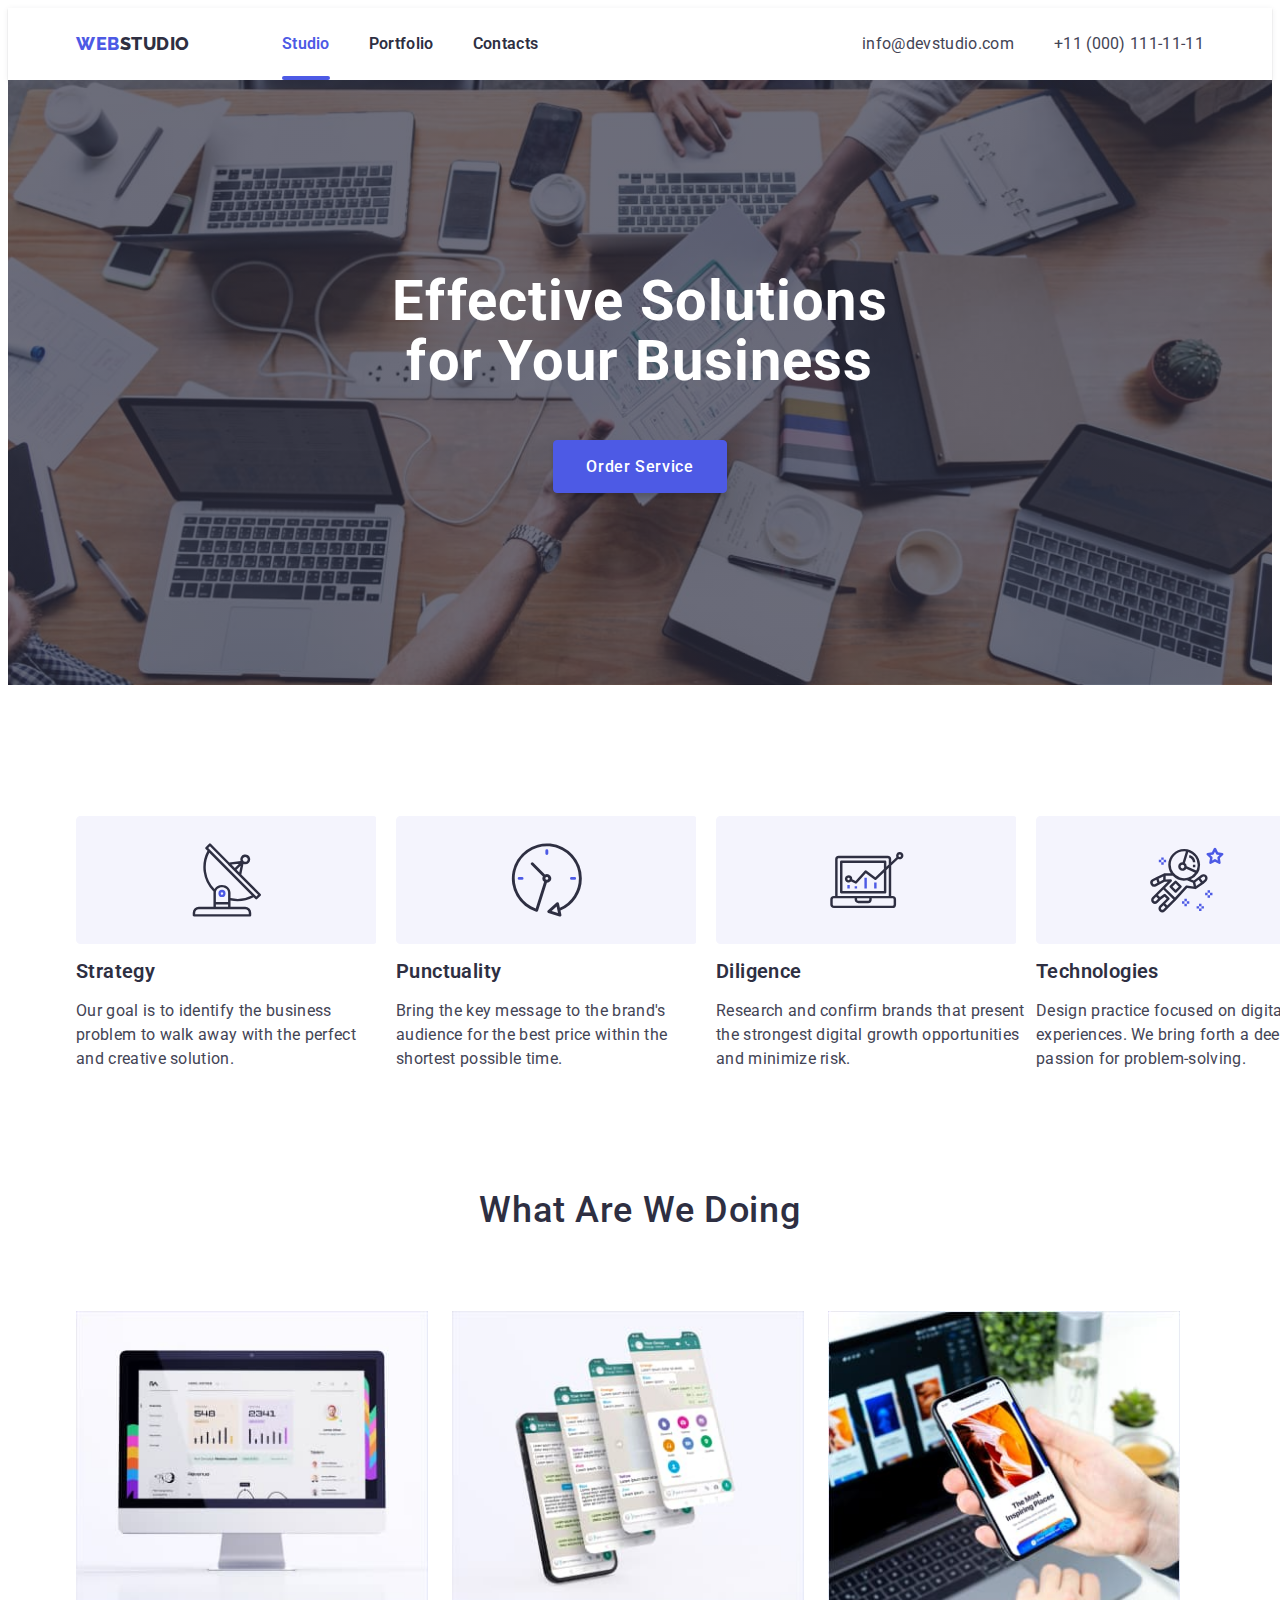
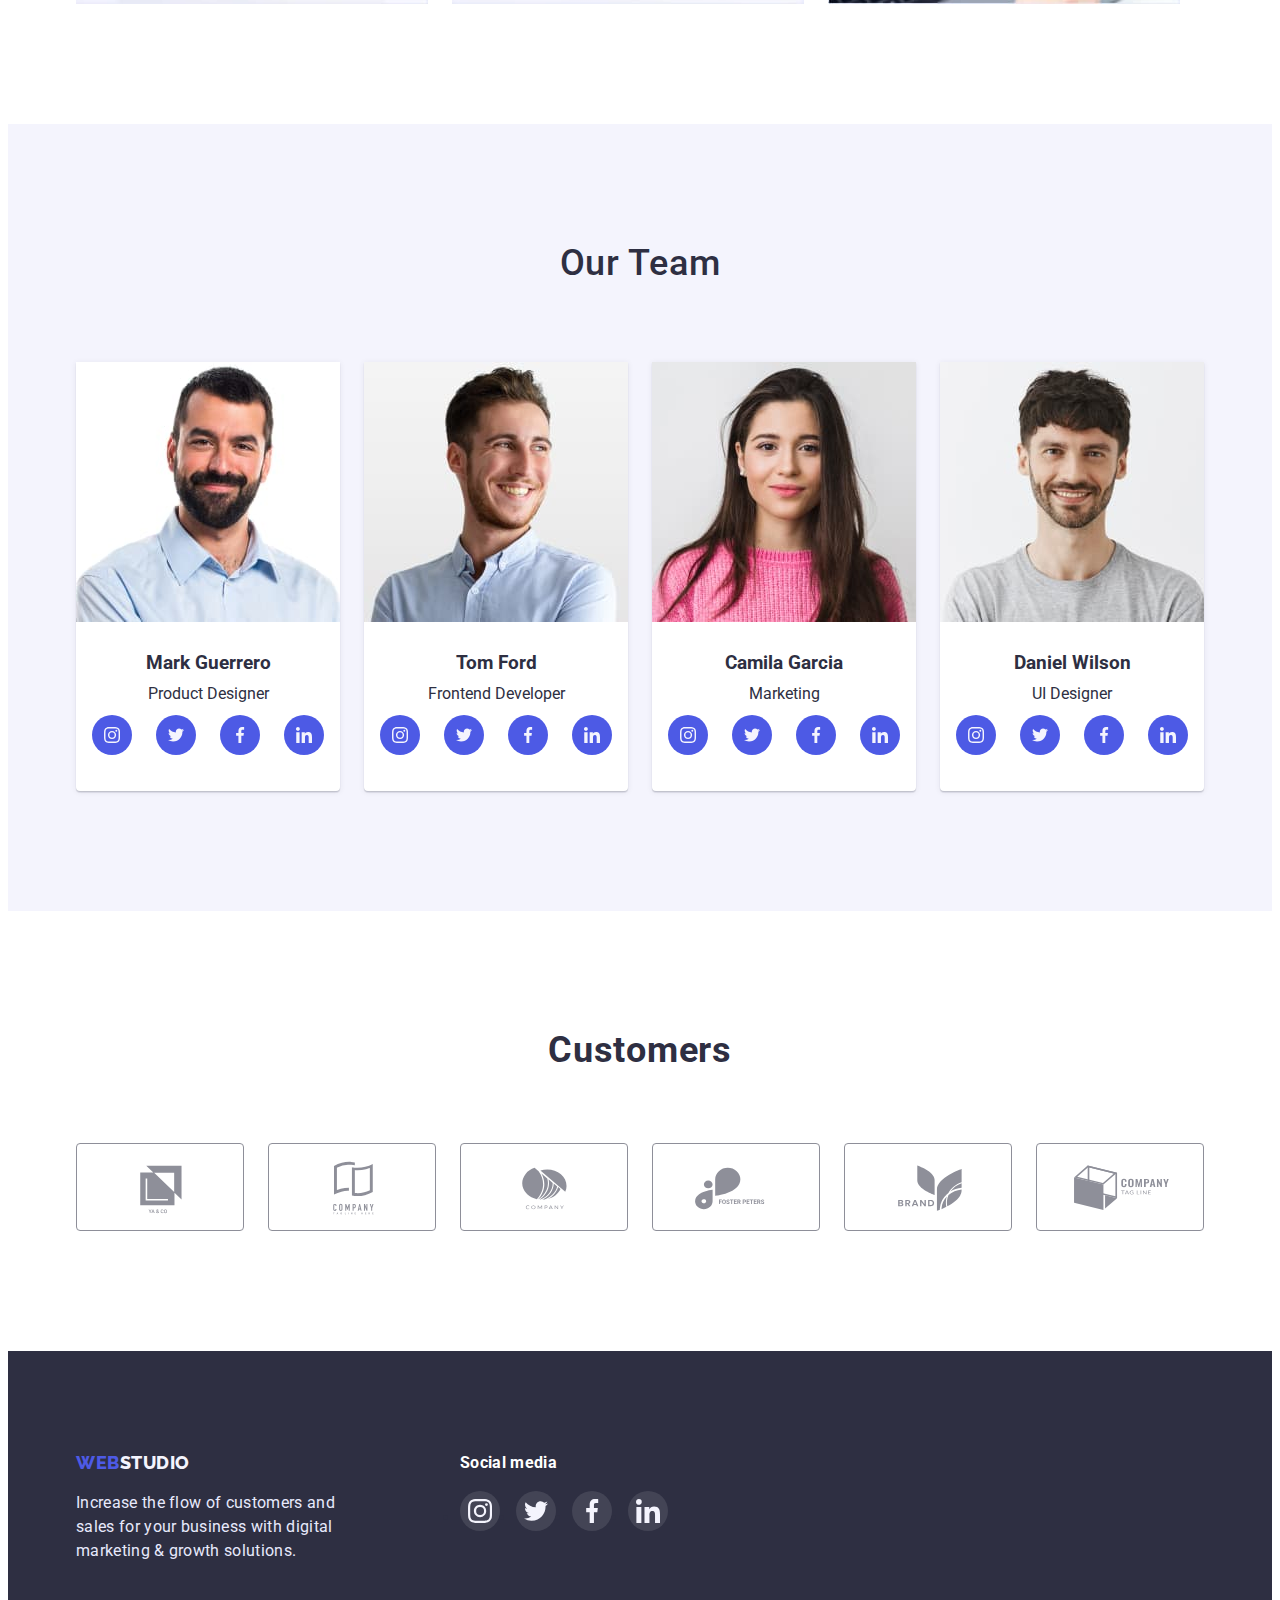
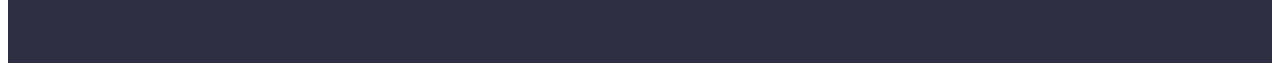
<file: index.html>
<!DOCTYPE html>
<html lang="en">
<head>
    <meta charset="UTF-8">
    <meta http-equiv="X-UA-Compatible" content="IE=edge">
    <meta name="viewport" content="width=device-width, initial-scale=1.0">
    <title>Main Page</title>

    <link rel="preconnect" href="https://fonts.googleapis.com">
    <link rel="preconnect" href="https://fonts.gstatic.com" crossorigin>
    <link href="https://fonts.googleapis.com/css2?family=Raleway:wght@700&amp;family=Roboto:wght@400;500;700;900&amp;display=swap" rel="stylesheet">
    <link rel="stylesheet" href="https://cdnjs.cloudflare.com/ajax/libs/modern-normalize/1.1.0/modern-normalize.min.css" integrity="sha512-wpPYUAdjBVSE4KJnH1VR1HeZfpl1ub8YT/NKx4PuQ5NmX2tKuGu6U/JRp5y+Y8XG2tV+wKQpNHVUX03MfMFn9Q==" crossorigin="anonymous" referrerpolicy="no-referrer" />
    <link rel="stylesheet" href="./css/styles.css">
</head>

<body>
    <header class="header">
    <div class="header-container">
    <a href="./index.html" class="logo"><span class="web-logo">WEB</span>STUDIO</a>
        <nav class="main-nav">
        <ul class="header-list list"> 
                <li class="header-list-item"><a class="header-link active" href="index.html">Studio</a></li>
                <li class="header-list-item"><a class="header-link" href="portfolio.html">Portfolio</a></li>
                <li class="header-list-item"><a class="header-link" href="/">Contacts</a></li>
        </ul>
        </nav>
            <ul class="comm-list list">
                <li class="comm-list-item">
                    <a class="comm-link link" href="mailto:info@devstudio.com">info@devstudio.com</a>
                </li>
                <li class="comm-list-item">
                    <a class="comm-link link" href="tel:+11(000)1111111">+11 (000) 111-11-11</a>
                </li>
            </ul>
    </div>
    </header>

    <main>       
        <section class="hero">
            <div class="hero-container">
            <h1 class="hero-title">Effective Solutions<br>for Your Business</h1>
            <button data-modal-open="" type="button" class="hero-button">Order Service</button>
            </div>
        </section>

        <section class="section-one">
            <div class="section-one-container">
            <ul class="section-one-list list">
                <li class="section-one-item">
                    <div class="section-one-icons"><svg class="section-one-icon"><use href="./images/spriteicons.svg#icon-radar"></svg></div>
                    <h3 class="section-one-title">Strategy</h3>
                    <p class="section-one-text">Our goal is to identify the business
                        problem to walk away with the perfect and creative solution. </p>
                </li>
                <li class="section-one-item">
                    <div class="section-one-icons"><svg class="section-one-icon"><use href="./images/spriteicons.svg#icon-clock"></svg></div>
                    <h3 class="section-one-title">Punctuality</h3>
                    <p class="section-one-text">Bring the key message to the brand's audience for the best price within the shortest possible time.</p>
                </li>
                <li class="section-one-item">
                    <div class="section-one-icons"><svg class="section-one-icon"><use href="./images/spriteicons.svg#icon-notebook"></svg></div>
                    <h3 class="section-one-title">Diligence</h3>
                    <p class="section-one-text">Research and confirm brands that present the strongest digital growth opportunities and minimize risk.</p>
                </li>
                <li class="section-one-item">
                    <div class="section-one-icons"><svg class="section-one-icon"><use href="./images/spriteicons.svg#icon-spaceman"></svg></div>
                    <h3 class="section-one-title">Technologies</h3>
                    <p class="section-one-text">Design practice focused on digital experiences. We bring forth a deep passion for problem-solving.</p>
                </li>
            </ul>
            </div>
        </section>

        <section class="section-two">
            <div class="section-two-container">
            <h2 class="section-two-title">What are we doing</h2>
            <ul class="list">
                <li class="section-two-img"><img width="360" height="300" src="./images/photo_1.jpg" alt="photo_1"></li>
                <li class="section-two-img"><img width="360" height="300" src="./images/photo_2.jpg" alt="photo_2"></li>
                <li class="section-two-img"><img width="360" height="300" src="./images/photo_3.jpg" alt="photo_3"></li>
            </ul>
            </div>
        </section>

        <section class="section-three">
            <div class="section-three-container">
            <h2 class="section-three-title">Our Team</h2>
            <ul class="list">
                <li class="section-three-member"><img width="264" height="260" src="./images/mark_guerrero.jpg" alt="mark_guerrero"><div class="member-text"><h3 class="member-title">Mark Guerrero</h3><p>Product Designer</p></div>
                        <ul class="section-three-social">
                            <li>
                                <a href="#" class="section-three-icons">
                                    <svg class="section-three-icon">
                                        <use href="./images/social-sprite.svg#icon-instagram-1"></use>
                                    </svg>
                                </a>
                            </li>
                            <li>
                                <a href="#" class="section-three-icons">
                                    <svg class="section-three-icon">
                                        <use href="./images/social-sprite.svg#icon-twitter-1"></use>
                                    </svg>
                                </a>
                            </li>
                            <li>
                                <a href="#" class="section-three-icons">
                                    <svg class="section-three-icon">
                                        <use href="./images/social-sprite.svg#icon-facebook-1"></use>
                                    </svg>
                                </a>
                            </li>
                            <li>
                                <a href="#" class="section-three-icons">
                                    <svg class="section-three-icon">
                                        <use href="./images/social-sprite.svg#icon-linkedin-1"></use>
                                    </svg>
                                </a>
                            </li>
                        </ul>
                </li>
                <li class="section-three-member"><img width="264" height="260" src="./images/tom_ford.jpg" alt="images/tom_ford"><div class="member-text"><h3 class="member-title">Tom Ford</h3><p>Frontend Developer</p></div>
                    <ul class="section-three-social">
                        <li>
                            <a href="#" class="section-three-icons">
                                <svg class="section-three-icon">
                                    <use href="./images/social-sprite.svg#icon-instagram-1"></use>
                                </svg>
                            </a>
                        </li>
                        <li>
                            <a href="#" class="section-three-icons">
                                <svg class="section-three-icon">
                                    <use href="./images/social-sprite.svg#icon-twitter-1"></use>
                                </svg>
                            </a>
                        </li>
                        <li>
                            <a href="#" class="section-three-icons">
                                <svg class="section-three-icon">
                                    <use href="./images/social-sprite.svg#icon-facebook-1"></use>
                                </svg>
                            </a>
                        </li>
                        <li>
                            <a href="#" class="section-three-icons">
                                <svg class="section-three-icon">
                                    <use href="./images/social-sprite.svg#icon-linkedin-1"></use>
                                </svg>
                            </a>
                        </li>
                    </ul>
                </li>

                <li class="section-three-member"><img width="264" height="260" src="./images/camila_garcia.jpg" alt="camila_garcia"><div class="member-text"><h3 class="member-title">Camila Garcia</h3><p>Marketing</p></div>
                    <ul class="section-three-social">
                        <li>
                            <a href="#" class="section-three-icons">
                                <svg class="section-three-icon">
                                    <use href="./images/social-sprite.svg#icon-instagram-1"></use>
                                </svg>
                            </a>
                        </li>
                        <li>
                            <a href="#" class="section-three-icons">
                                <svg class="section-three-icon">
                                    <use href="./images/social-sprite.svg#icon-twitter-1"></use>
                                </svg>
                            </a>
                        </li>
                        <li>
                            <a href="#" class="section-three-icons">
                                <svg class="section-three-icon">
                                    <use href="./images/social-sprite.svg#icon-facebook-1"></use>
                                </svg>
                            </a>
                        </li>
                        <li>
                            <a href="#" class="section-three-icons">
                                <svg class="section-three-icon">
                                    <use href="./images/social-sprite.svg#icon-linkedin-1"></use>
                                </svg>
                            </a>
                        </li>
                    </ul>
                </li>
                <li class="section-three-member"><img width="264" height="260" src="./images/daniel_wilson.jpg" alt="daniel_wilson"><div class="member-text"><h3 class="member-title">Daniel Wilson</h3><p>UI Designer</p></div>
                    <ul class="section-three-social">
                        <li>
                            <a href="#" class="section-three-icons">
                                <svg class="section-three-icon">
                                    <use href="./images/social-sprite.svg#icon-instagram-1"></use>
                                </svg>
                            </a>
                        </li>
                        <li>
                            <a href="#" class="section-three-icons">
                                <svg class="section-three-icon">
                                    <use href="./images/social-sprite.svg#icon-twitter-1"></use>
                                </svg>
                            </a>
                        </li>
                        <li>
                            <a href="#" class="section-three-icons">
                                <svg class="section-three-icon">
                                    <use href="./images/social-sprite.svg#icon-facebook-1"></use>
                                </svg>
                            </a>
                        </li>
                        <li>
                            <a href="#" class="section-three-icons">
                                <svg class="section-three-icon">
                                    <use href="./images/social-sprite.svg#icon-linkedin-1"></use>
                                </svg>
                            </a>
                        </li>
                    </ul>
                </li>
            </ul>
            </div>
        </section>

        <section class="section-four">
            <div class="section-four-container">
                <h2 class="section-four-title">Customers</h2>
                <ul class="customers-list">
                    <li class="customer-item">
                        <a href="#" class="customers-icons">
                            <svg class="customers-icon">
                                <use href="./images/spriteicons.svg#icon-client-1"></use>
                            </svg>
                        </a>
                    </li>
                    <li class="customer-item">
                        <a href="#" class="customers-icons">
                            <svg class="customers-icon">
                                <use href="./images/spriteicons.svg#icon-client-2"></use>
                            </svg>
                        </a>
                    </li>
                    <li class="customer-item">
                        <a href="#" class="customers-icons">
                            <svg class="customers-icon">
                                <use href="./images/spriteicons.svg#icon-client-3"></use>
                            </svg>
                        </a>
                    </li>
                    <li class="customer-item">
                        <a href="#" class="customers-icons">
                            <svg class="customers-icon">
                                <use href="./images/spriteicons.svg#icon-client-4"></use>
                            </svg>
                        </a>
                    </li>
                    <li class="customer-item">
                        <a href="#" class="customers-icons">
                            <svg class="customers-icon">
                                <use href="./images/spriteicons.svg#icon-client-5"></use>
                            </svg>
                        </a>
                    </li>
                    <li class="customer-item">
                        <a href="#" class="customers-icons">
                            <svg class="customers-icon">
                                <use href="./images/spriteicons.svg#icon-client-6"></use>
                            </svg>
                        </a>
                    </li>
                </ul>
            </div>
        </section>

    </main>

    <footer class="footer">
        <div class="footer-container">
            <div class="footer-logo-container">
            <a href="./index.html" class="footer-logo"><span class="web-logo">WEB</span>STUDIO</a>
            <p class="footer-text">Increase the flow of customers and sales for your business with digital marketing & growth solutions.</p>
            </div>
            <div class="footer-social">
                <h2 class="social-title">Social media</h2>
                <ul class="footer-media-list">
                    <li class="footer-item">
                        <a href="#" class="footer-icons">
                            <svg class="footer-icon">
                                <use href="./images/spriteicons.svg#icon-instagram-footer"></use>
                            </svg>
                        </a>
                    </li>
                    <li class="footer-item">
                        <a href="#" class="footer-icons">
                            <svg class="footer-icon">
                                <use href="./images/spriteicons.svg#icon-twitter-footer"></use>
                            </svg>
                        </a>
                    </li>
                    <li class="footer-item">
                        <a href="#" class="footer-icons">
                            <svg class="footer-icon">
                                <use href="./images/spriteicons.svg#icon-facebook-footer"></use>
                            </svg>
                        </a>
                    </li>
                    <li class="footer-item">
                        <a href="#" class="footer-icons">
                            <svg class="footer-icon">
                                <use href="./images/spriteicons.svg#icon-linkedin-footer"></use>
                            </svg>
                        </a>
                    </li>
                </ul>

            </div>
        </div>
    </footer>

    <div data-modal class="backdrop is-hidden">
        <div class="modal">
            <button data-modal-close type="button" class="modal-button">
                <svg class="modal-icon">
                    <use href="./images/cross-icon.svg#icon-cross"></use>
                </svg>
            </button>
        </div>
    </div>

    <script src="./modal.js"></script>


<!-- Code injected by live-server -->
<script>
	// <![CDATA[  <-- For SVG support
	if ('WebSocket' in window) {
		(function () {
			function refreshCSS() {
				var sheets = [].slice.call(document.getElementsByTagName("link"));
				var head = document.getElementsByTagName("head")[0];
				for (var i = 0; i < sheets.length; ++i) {
					var elem = sheets[i];
					var parent = elem.parentElement || head;
					parent.removeChild(elem);
					var rel = elem.rel;
					if (elem.href && typeof rel != "string" || rel.length == 0 || rel.toLowerCase() == "stylesheet") {
						var url = elem.href.replace(/(&|\?)_cacheOverride=\d+/, '');
						elem.href = url + (url.indexOf('?') >= 0 ? '&' : '?') + '_cacheOverride=' + (new Date().valueOf());
					}
					parent.appendChild(elem);
				}
			}
			var protocol = window.location.protocol === 'http:' ? 'ws://' : 'wss://';
			var address = protocol + window.location.host + window.location.pathname + '/ws';
			var socket = new WebSocket(address);
			socket.onmessage = function (msg) {
				if (msg.data == 'reload') window.location.reload();
				else if (msg.data == 'refreshcss') refreshCSS();
			};
			if (sessionStorage && !sessionStorage.getItem('IsThisFirstTime_Log_From_LiveServer')) {
				console.log('Live reload enabled.');
				sessionStorage.setItem('IsThisFirstTime_Log_From_LiveServer', true);
			}
		})();
	}
	else {
		console.error('Upgrade your browser. This Browser is NOT supported WebSocket for Live-Reloading.');
	}
	// ]]>
</script>


</body>
</html>
</file>
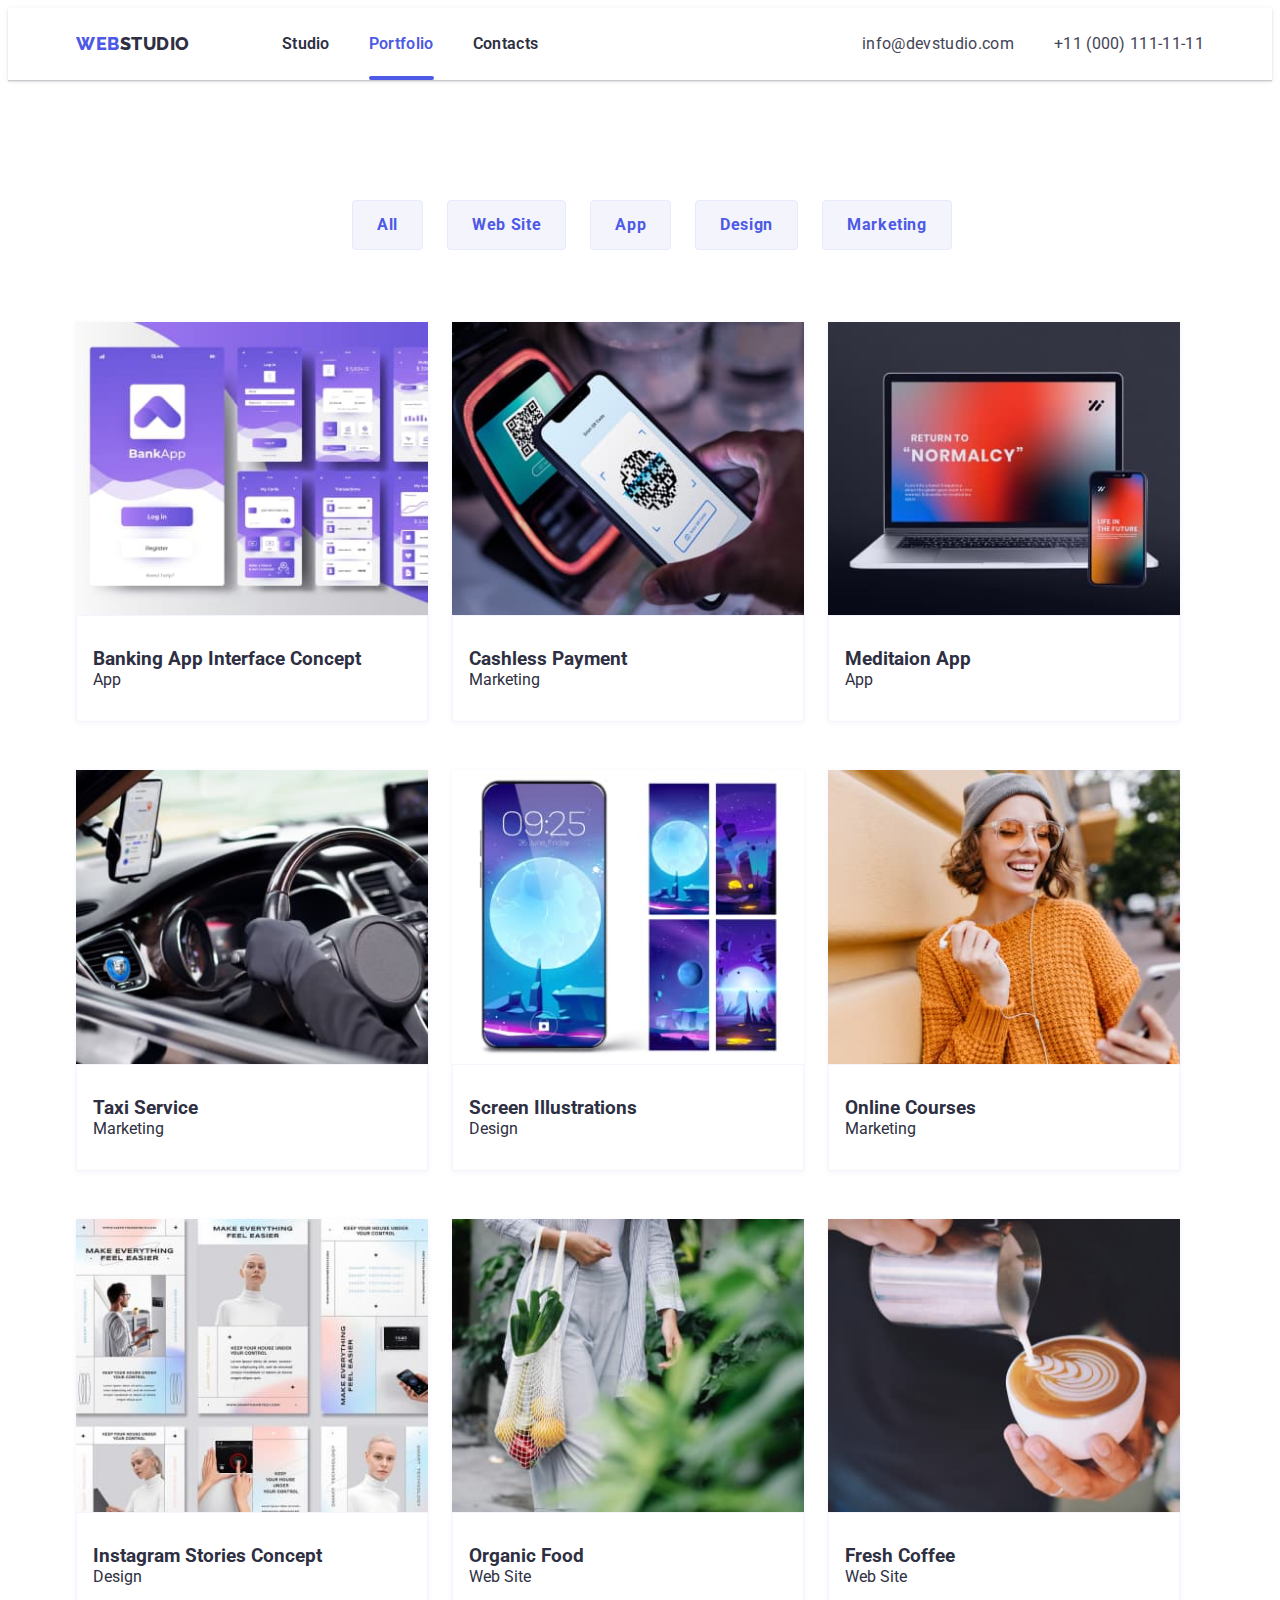
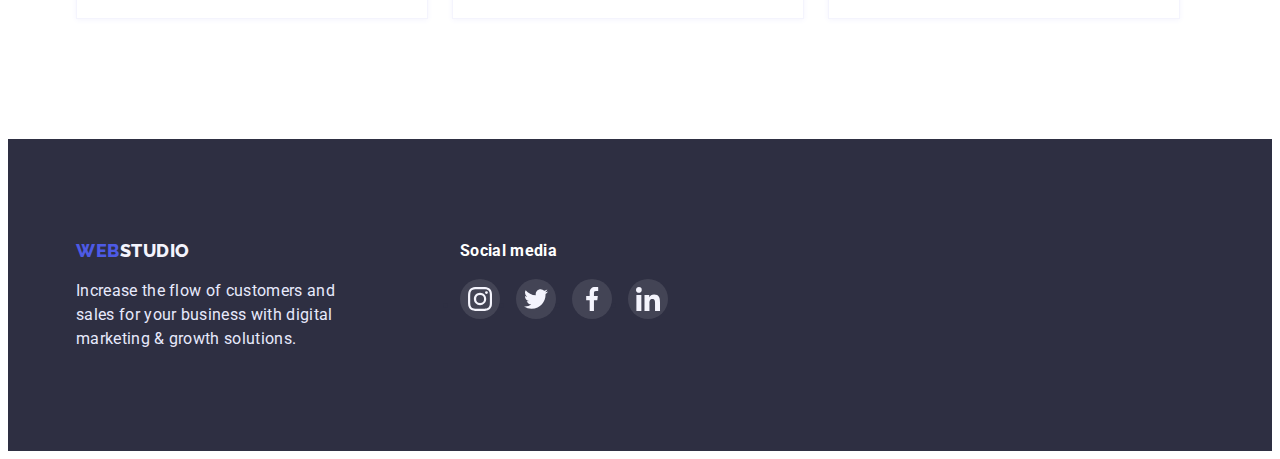
<file: portfolio.html>
<!DOCTYPE html>
<html lang="en">
<head>
    <meta charset="UTF-8">
    <meta http-equiv="X-UA-Compatible" content="IE=edge">
    <meta name="viewport" content="width=device-width, initial-scale=1.0">
    <title>Portfolio</title>
    
    <link rel="preconnect" href="https://fonts.googleapis.com">
    <link rel="preconnect" href="https://fonts.gstatic.com" crossorigin>
    <link href="https://fonts.googleapis.com/css2?family=Raleway:wght@700&amp;family=Roboto:wght@400;500;700;900&amp;display=swap" rel="stylesheet">
    <link rel="stylesheet" href="https://cdnjs.cloudflare.com/ajax/libs/modern-normalize/1.1.0/modern-normalize.min.css" integrity="sha512-wpPYUAdjBVSE4KJnH1VR1HeZfpl1ub8YT/NKx4PuQ5NmX2tKuGu6U/JRp5y+Y8XG2tV+wKQpNHVUX03MfMFn9Q==" crossorigin="anonymous" referrerpolicy="no-referrer" />
    <link rel="stylesheet" href="./css/styles.css">
</head>
<body>
    <header class="header">
        <div class="header-container">
        <a href="./index.html" class="logo"><span class="web-logo">WEB</span>STUDIO</a>
            <nav class="main-nav">
                <ul class="header-list list"> 
                    <li class="header-list-item"><a class="header-link" href="index.html">Studio</a></li>
                    <li class="header-list-item"><a class="header-link active" href="portfolio.html">Portfolio</a></li>
                    <li class="header-list-item"><a class="header-link" href="/">Contacts</a></li>
                </ul>
            </nav>
                <ul class="comm-list list">
                    <li class="comm-list-item">
                        <a class="comm-link link" href="mailto:info@devstudio.com">info@devstudio.com</a>
                    </li>
                    <li class="comm-list-item">
                        <a class="comm-link link" href="tel:+11(000)1111111">+11 (000) 111-11-11</a>
                    </li>
                </ul>
        </div>
        </header>
    

    <main>       
        <section class="cards">
            <div class="button-container">
            <h2 hidden>Filter</h2>
            <ul class="list selector">
                <li class="filter-item"><button class="filter-button" type="button">All</button></li>
                <li class="filter-item"><button class="filter-button" type="button">Web Site</button></li>
                <li class="filter-item"><button class="filter-button" type="button">App</button></li>
                <li class="filter-item"><button class="filter-button" type="button">Design</button></li>
                <li class="filter-item"><button class="filter-button" type="button">Marketing</button></li>
            </ul>
            
            <h2 hidden>Cards</h2>
            <ul class="list gallery-list">
                <li class="card">
                    <div class="cards-overlay">
                    <img width="360" height="300" src="./images/card_1.jpg" alt="card_1">
                    <div class="overlay"><p class="overlay-text">14 Stylish and User-Friendly App Design Concepts · Task Manager App · Calorie Tracker App · Exotic Fruit Ecommerce App · Cloud Storage App</p></div>
                    </div>
                    <div class="card-text"><h3>Banking App Interface Concept</h3><p>App</p></div> 
                </li>
                <li class="card">
                    <div class="cards-overlay">
                    <img width="360" height="300" src="./images/card_2.jpg" alt="card_2">
                    <div class="overlay"><p class="overlay-text">14 Stylish and User-Friendly App Design Concepts · Task Manager App · Calorie Tracker App · Exotic Fruit Ecommerce App · Cloud Storage App</p></div>
                    </div>
                    <div class="card-text"><h3>Cashless Payment</h3><p>Marketing</p></div>
                </li>
                <li class="card">
                    <div class="cards-overlay">
                    <img width="360" height="300" src="./images/card_3.jpg" alt="card_3">
                    <div class="overlay"><p class="overlay-text">14 Stylish and User-Friendly App Design Concepts · Task Manager App · Calorie Tracker App · Exotic Fruit Ecommerce App · Cloud Storage App</p></div>
                    </div>
                    <div class="card-text"><h3>Meditaion App</h3><p>App</p></div>
                </li>
                <li class="card">
                    <div class="cards-overlay">
                    <img width="360" height="300" src="./images/card_4.jpg" alt="card_4">
                    <div class="overlay"><p class="overlay-text">14 Stylish and User-Friendly App Design Concepts · Task Manager App · Calorie Tracker App · Exotic Fruit Ecommerce App · Cloud Storage App</p></div>
                    </div>
                    <div class="card-text"><h3>Taxi Service</h3><p>Marketing</p></div>
                </li>
                <li class="card">
                    <div class="cards-overlay">
                    <img width="360" height="300" src="./images/card_5.jpg" alt="card_5">
                    <div class="overlay"><p class="overlay-text">14 Stylish and User-Friendly App Design Concepts · Task Manager App · Calorie Tracker App · Exotic Fruit Ecommerce App · Cloud Storage App</p></div>
                    </div>
                    <div class="card-text"><h3>Screen Illustrations</h3><p>Design</p></div>
                </li>
                <li class="card">
                    <div class="cards-overlay">
                    <img width="360" height="300" src="./images/card_6.jpg" alt="card_6">
                    <div class="overlay"><p class="overlay-text">14 Stylish and User-Friendly App Design Concepts · Task Manager App · Calorie Tracker App · Exotic Fruit Ecommerce App · Cloud Storage App</p></div>
                    </div>
                    <div class="card-text"><h3>Online Courses</h3><p>Marketing</p></div>
                </li>
                <li class="card">
                    <div class="cards-overlay">
                    <img width="360" height="300" src="./images/card_7.jpg" alt="card_7">
                    <div class="overlay"><p class="overlay-text">14 Stylish and User-Friendly App Design Concepts · Task Manager App · Calorie Tracker App · Exotic Fruit Ecommerce App · Cloud Storage App</p></div>
                    </div>
                    <div class="card-text"><h3>Instagram Stories Concept</h3><p>Design</p></div>
                </li>
                <li class="card">
                    <div class="cards-overlay">
                    <img width="360" height="300" src="./images/card_8.jpg" alt="card_8">
                    <div class="overlay"><p class="overlay-text">14 Stylish and User-Friendly App Design Concepts · Task Manager App · Calorie Tracker App · Exotic Fruit Ecommerce App · Cloud Storage App</p></div>
                    </div>
                    <div class="card-text"><h3>Organic Food</h3><p>Web Site</p></div>
                </li>
                <li class="card">
                    <div class="cards-overlay">
                    <img width="360" height="300" src="./images/card_9.jpg" alt="card_9">
                    <div class="overlay"><p class="overlay-text">14 Stylish and User-Friendly App Design Concepts · Task Manager App · Calorie Tracker App · Exotic Fruit Ecommerce App · Cloud Storage App</p></div>
                    </div>
                    <div class="card-text"><h3>Fresh Coffee</h3><p>Web Site</p></div>
                </li>
            </ul>
            </div>
        </section>
    </main>

    <footer class="footer">
        <div class="footer-container">
            <div class="footer-logo-container">
            <a href="./index.html" class="footer-logo"><span class="web-logo">WEB</span>STUDIO</a>
            <p class="footer-text">Increase the flow of customers and sales for your business with digital marketing & growth solutions.</p>
            </div>
            <div class="footer-social">
                <h2 class="social-title">Social media</h2>
                <ul class="footer-media-list">
                    <li class="footer-item">
                        <a href="#" class="footer-icons">
                            <svg class="footer-icon">
                                <use href="./images/spriteicons.svg#icon-instagram-footer"></use>
                            </svg>
                        </a>
                    </li>
                    <li class="footer-item">
                        <a href="#" class="footer-icons">
                            <svg class="footer-icon">
                                <use href="./images/spriteicons.svg#icon-twitter-footer"></use>
                            </svg>
                        </a>
                    </li>
                    <li class="footer-item">
                        <a href="#" class="footer-icons">
                            <svg class="footer-icon">
                                <use href="./images/spriteicons.svg#icon-facebook-footer"></use>
                            </svg>
                        </a>
                    </li>
                    <li class="footer-item">
                        <a href="#" class="footer-icons">
                            <svg class="footer-icon">
                                <use href="./images/spriteicons.svg#icon-linkedin-footer"></use>
                            </svg>
                        </a>
                    </li>
                </ul>

            </div>
        </div>
    </footer>
</body>
</html>
</file>
<file: css/styles.css>
* {
    box-sizing: border-box;
}


body {
    font-family: 'Roboto', sans-serif;
    color: #2e2f42;
    background: #ffffff;
    display: block;
}

h1,
h2,
h3,
p,
ul {
    margin: 0;
    padding: 0;
}

img {
    display: block;
    max-width: 100%;
    height: auto;
}





/*---------- Header ----------*/


.header {
    box-shadow: 0px 2px 1px rgba(46, 47, 66, 0.08), 0px 1px 1px rgba(46, 47, 66, 0.16),
    0px 1px 6px rgba(46, 47, 66, 0.08);
}


.header-container {
    width: 1158px;
    margin: 0 auto;
    padding: 0 15px;
    display: flex;
    align-items: center;
    padding-top: 24px;
    padding-bottom: 24px;
}

.logo {
    font-family: 'Raleway', sans-serif;
    font-weight: 800;
    font-size: 18px;
    line-height: 1.33;
    color: inherit;
    letter-spacing: 0.03em;
    text-decoration: none;
}

.web-logo {
    color: #4d5ae5;
}




.header-link {
    font-size: 16px;
    font-weight: 600;
    line-height: 1.5;
    letter-spacing: 0.02em;
    color: inherit;
    text-decoration: none;

}

.active::after {
    content: '';
    display: block;
    width: 100%;
    height: 4px;
    margin-top: calc(24px - 4px);
    margin-bottom: -24px;;
    background-color: #4D5AE5;
    border-radius: 2px;
}

.header-link.active {
    color: #4D5AE5;
}





.header-link:hover,
.header-link:focus {
    color: #4D5AE5;
}




.header-list {
    display: flex;
    margin-left: 77px;
}
.header-list-item {
    padding-left: 15px;
    padding-right: 24px;
}
.header-list-item:last-child {
    padding-right: 0;
}



.comm-list {
    display: flex;
    margin-left: auto;
}
.comm-list-item {
    padding-right: 40px;
}
.comm-list-item:last-child {
    padding-right: 0;
}



.comm-link {
    font-size: 16px;
    line-height: 1.5;
    letter-spacing: 0.02em;
    color: #434455;
    text-decoration: none; 
}

.link:hover,
.link:focus {
    color: #4D5AE5;
}

.list {
    list-style: none
}

.link {
    text-decoration: none
}




/*---------- HERO ----------*/
.hero {
    background-color: #2E2F42;
    background-image: linear-gradient(rgba(46, 47, 66, 0.7), rgba(46, 47, 66, 0.7)), url(../images/hero_img.jpg);
    background-position: center;
    background-repeat: no-repeat;
    background-size: cover;
}

.hero-container {
    padding-top: 192px;
    padding-bottom: 192px;
}

.hero-title {
    font-size: 56px;
    line-height: 1.07;
    letter-spacing: 0.02em;
    color: #ffffff;
    text-align: center;
    margin: auto;
    
}

.hero-button {
    font-family: inherit;
    font-weight: 500;
    font-size: 16px;
    line-height: 1.19;
    letter-spacing: 0.04em;
    color: #FFFFFF;
    background: #4D5AE5;
    box-shadow: 0px 4px 4px rgba(0, 0, 0, 0.15);
    border-radius: 4px;
    text-align: center;
    margin: auto;
    display: block;
    padding: 16px 32px;
    border: 1px solid #4D5AE5;
    border-radius: 4px;
    cursor: pointer;
    margin-top: 48px;
    
}

.hero-button:hover {
    background-color: #404BBF;
    box-shadow: 0px 1px 6px rgba(46, 47, 66, 0.08), 0px 1px 1px rgba(46, 47, 66, 0.16),
    0px 2px 1px rgba(46, 47, 66, 0.08);
}

.hero-button:active {
    background: #404bbf;
    box-shadow: 0px 4px 4px rgba(0, 0, 0, 0.15);
}

.hero-button:focus {
    background-color: #404BBF;
    box-shadow: 0px 4px 4px rgba(0, 0, 0, 0.15);
}

/*---------- Section-one ----------*/

.section-one {
    display: flex;
    padding-top: 120px;
    padding-bottom: 120px;
}

.section-one-container {
    width: 1158px;
    margin: 0 auto;
    padding: 0 15px;
}



.section-one-list {
    display: flex;
}

.section-one-item {
    padding-right: 10px;
}

.section-one-icons {
    margin-right: 10px;
}

.section-one-item:last-child {
    padding-right: 0;
}

.section-one-title {
    font-weight: 600;
    font-size: 20px;
    line-height: 1.2;
    letter-spacing: 0.02em;
    color: #2E2F42;
    text-transform: capitalize;
    margin-bottom: 16px;
}

.section-one-text {
    font-size: 16px;
    line-height: 1.5;
    letter-spacing: 0.02em;
    color: #434455;
}

/*---------- Section-two ----------*/

.section-two {
    padding-bottom: 120px;    
}

.section-two-container {
    width: 1158px;
    margin: 0 auto;
    padding: 0 15px;
}

.section-two-container
.list {
    display: flex;
}

.section-two-img {
    margin-right: 24px;
}

.section-two-img:last-child {
    padding-right: 0;
}

.section-two-title {
    font-weight: 500;
    font-size: 36px;
    line-height: 1.11;
    text-align: center;
    letter-spacing: 0.02em;
    text-transform: capitalize;
    margin-bottom: 80px;
}

/*---------- Section-three ----------*/

.section-three {
    padding-top: 120px;
    padding-bottom: 120px;
    background: #F4F4FD;
}

.section-three-container {
    width: 1158px;
    margin: 0 auto;
    padding: 0 15px;
}

.section-three-container 
.list {
    display: flex;
}



.section-three-title {
    font-weight: 500;
    font-size: 36px;
    line-height: 1.11;
    text-align: center;
    letter-spacing: 0.02em;
    text-transform: capitalize;
    margin-bottom: 78px;
}

.section-three-member {
    background: #ffffff;
    box-shadow: 0px 1px 6px rgba(46, 47, 66, 0.08), 0px 1px 1px rgba(46, 47, 66, 0.16),
    0px 2px 1px rgba(46, 47, 66, 0.08);
    border-radius: 0px 0px 4px 4px;
    margin-right: 24px;
}

.section-three-member:last-child {
    margin-right: 0
}

.member-text {
    text-align: center;
    padding-top: 30px;
}



.member-title {
    padding-bottom: 10px;
}

.section-three-social {
    display: flex;
    padding: 12px 16px 36px 16px;
    justify-content: space-between;
    list-style: none;
}

.section-three-icons {
    width: 40px;
    height: 40px;
    border-radius: 50%;
    background-color: #4D5AE5;
    display: flex;
    align-items: center;
    justify-content: center;
}

.section-three-icon {
    width: 16px;
    height: 16px;
}




/*---------- Section-four ----------*/

.section-four {
    padding-top: 120px;
    padding-bottom: 120px;
}

.section-four-container {
    width: 1158px;
    margin: 0 auto;
    padding: 0 15px;
}

.section-four-title {
    margin-bottom: 72px;
    font-weight: 700;
    font-size: 36px;
    line-height: 1.11;
    letter-spacing: 0.02em;
    text-align: center;
    text-transform: capitalize;
}

.customers-list {
    list-style: none;
    display: flex;
}

.customer-item {
    margin-right: 24px;
}
.customer-item:last-child {
    margin-right: 0px;
}

.customers-icons {
    height: 88px;
    width: 168px;
    border: 1px solid #8E8F99;
    border-radius: 4px;
    display: flex;
    align-items: center;
    justify-content: center;
    transition: border 250ms cubic-bezier(0.4, 0, 0.2, 1);
}

.customers-icons:hover,
.customers-icons:focus {
    border: 1px solid #4D5AE5;
}

.customers-icon {
    height: 88px;
    width: 104px;
    fill: #8E8F99;
    transition: fill 250ms cubic-bezier(0.4, 0, 0.2, 1);
}

.customers-icons:hover .customers-icon,
.customers-icons:focus .customers-icon {
    fill: #4D5AE5;
}



/*---------- footer ----------*/



.footer {
    padding-top: 100px;
    padding-bottom: 100px;
    background: #2E2F42;
}

.footer-container {
    width: 1158px;
    margin: 0 auto;
    padding: 0 15px;
    display: flex;
}

.footer-text {
font-size: 16px;
line-height: 1.5;
letter-spacing: 0.02em;
color: #E7E9FC;
margin-top: 16px;
width: 264px;
}

/*---------- footer-logo ----------*/

.footer-logo-container {
    margin-right: 120px;
}

.footer-logo {
    font-family: 'Raleway', sans-serif;
    font-weight: 800;
    font-size: 18px;
    line-height: 1.33;
    color: inherit;
    letter-spacing: 0.03em;
    text-decoration: none;
    color: #F4F4FD;
}

/*---------- footer-social ----------*/

.footer-social {

}

.social-title {
    margin-bottom: 16px;
    font-size: 16px;
    font-weight: 700;
    line-height: 1.5;
    letter-spacing: 0.02em;
    color: #ffffff;
}

.footer-media-list {
    display: flex;
}
.footer-item {
    margin-right: 16px;
}
.footer-item:last-child {
    margin-right: 0px;
}

.footer-icons {
    width: 40px;
    height: 40px;
    border-radius: 50%;
    background-color: rgba(255, 255, 255, 0.1);
    display: flex;
    align-items: center;
    justify-content: center;
    transition: 250ms cubic-bezier(0.4, 0, 0.2, 1);
}

.footer-icons:hover,
.footer-icons:focus {
    background-color: #31D0AA;
}
.footer-icon {
    width: 24px;
    height: 24px;
}

/*---------- Portfolio ----------*/



/*---------- Filter ----------*/

.filter-button {
    padding: 12px 24px;

    font-family: 'Roboto', sans-serif;
    font-weight: 700;
    font-size: 16px;
    line-height: 1.5;
    letter-spacing: 0.04em;
    color: #4D5AE5;
    background-color: #F4F4FD;
    border: 1px solid #E7E9FC;
    border-radius: 4px;
    cursor: pointer;
    transition: color 250ms cubic-bezier(0.4, 0, 0.2, 1), background-color 250ms cubic-bezier(0.4, 0, 0.2, 1), box-shadow 250ms cubic-bezier(0.4, 0, 0.2, 1);
}

.filter-button:hover {
    color: #ffffff;
    border: 1px solid #4D5AE5;
    background-color: #4D5AE5;
    box-shadow: 0px 3px 1px rgba(0, 0, 0, 0.1), 0px 2px 1px rgba(0, 0, 0, 0.08), 0px 2px 2px rgba(0, 0, 0, 0.12);
}

.filter-button:focus {
    color: #ffffff;
    border: 1px solid #4D5AE5;
    background-color: #4D5AE5;
    box-shadow: 0px 3px 1px rgba(0, 0, 0, 0.1), 0px 2px 1px rgba(0, 0, 0, 0.08), 0px 2px 2px rgba(0, 0, 0, 0.12);
}

.selector {
    justify-content: center;
    display: flex;
    margin-bottom: 72px;
}

.filter-item {
    margin-left: 24px;
}


.button-container {
    width: 1158px;
    margin: 0 auto;
    padding: 0 15px;
}


/*---------- Cards ----------*/



.cards {
    padding-top: 120px;
    padding-bottom: 120px;
}

.gallery-list {
    display: flex;
    flex-wrap: wrap;
    row-gap: 48px;
    column-gap: 24px;
    
}

.gallery-list .card {
    flex-basis: calc(100% / 3 - 24px);
    overflow: hidden;
    flex-wrap: wrap;
    box-shadow: 0px 1px 6px #f4f4fd;
}

.card {
    background: #ffffff;
    box-shadow: 0px 2px 1px rgba(46, 47, 66, 0.08), 0px 1px 1px rgba(46, 47, 66, 0.16),
    0px 1px 6px rgba(46, 47, 66, 0.08);
}
.card:hover {
    box-shadow: 0px 1px 6px rgba(46, 47, 66, 0.08), 0px 1px 1px rgba(46, 47, 66, 0.16), 0px 2px 1px rgba(46, 47, 66, 0.08);
}

.card-text {
    padding-top: 32px;
    padding-bottom: 32px;
    padding-left: 16px;
    border: 0.5px solid #f4f4fd
}


/*---------- Cards-overlay ----------*/

.cards-overlay {
    position: relative;
    overflow: hidden;
}
.overlay {
    position: absolute;
    top: 0;
    left: 0;
    width: 359px;
    height: 298px;
    background-color: #4D5AE5;
    padding: 40px 32px;
    transform: translateY(100%);
    transition: transform 250ms cubic-bezier(0.4, 0, 0.2, 1)
}
.cards-overlay:hover .overlay {
    transform: translateY(0%);
}

.overlay-text {
    line-height: 1.5;
    letter-spacing: 0.02em;
    color: #ffffff;
}

/*---------- Modal-js ----------*/

.backdrop {
    position: fixed;
    z-index: 10;
    top: 0;
    left: 0;
    height: 100%;
    width: 100%;
    background-color: rgba(46, 47, 66, 0.4);
    opacity: 1;
    transition: opacity 250ms cubic-bezier(0.4, 0, 0.2, 1);
}

.backdrop.is-hidden {
    opacity: 0;
    pointer-events: none;
}

.backdrop.is-hidden .modal {
    transform: translate(-50%, -50%) scale(1.1);
}

.modal {
    position: absolute;
    top: 50%; 
    left: 50%;
    transform: translate(-50%, -50%) scale(1);
    min-height: 576px;
    min-width: 408px;
    background-color: #fcfcfc;
    box-shadow: 0px 1px 1px rgba(0, 0, 0, 0.14), 0px 1px 3px rgba(0, 0, 0, 0.12), 0px 2px 1px rgba(0, 0, 0, 0.2);
    border-radius: 4px;
    transition: transform 250ms cubic-bezier(0.4, 0, 0.2, 1);
}

.modal-button {
    position: absolute;
    top: 24px;
    right: 24px;
    width: 24px;
    height: 24px;
    background-color: #E7E9FC;
    border: 1px solid rgba(0, 0, 0, 0.1);
    border-radius: 50%;
    display: flex;
    align-items: center;
    justify-content: center;
    cursor: pointer;
}

.modal-icon {
    width: 8px;
    height: 8px;
}
</file>
